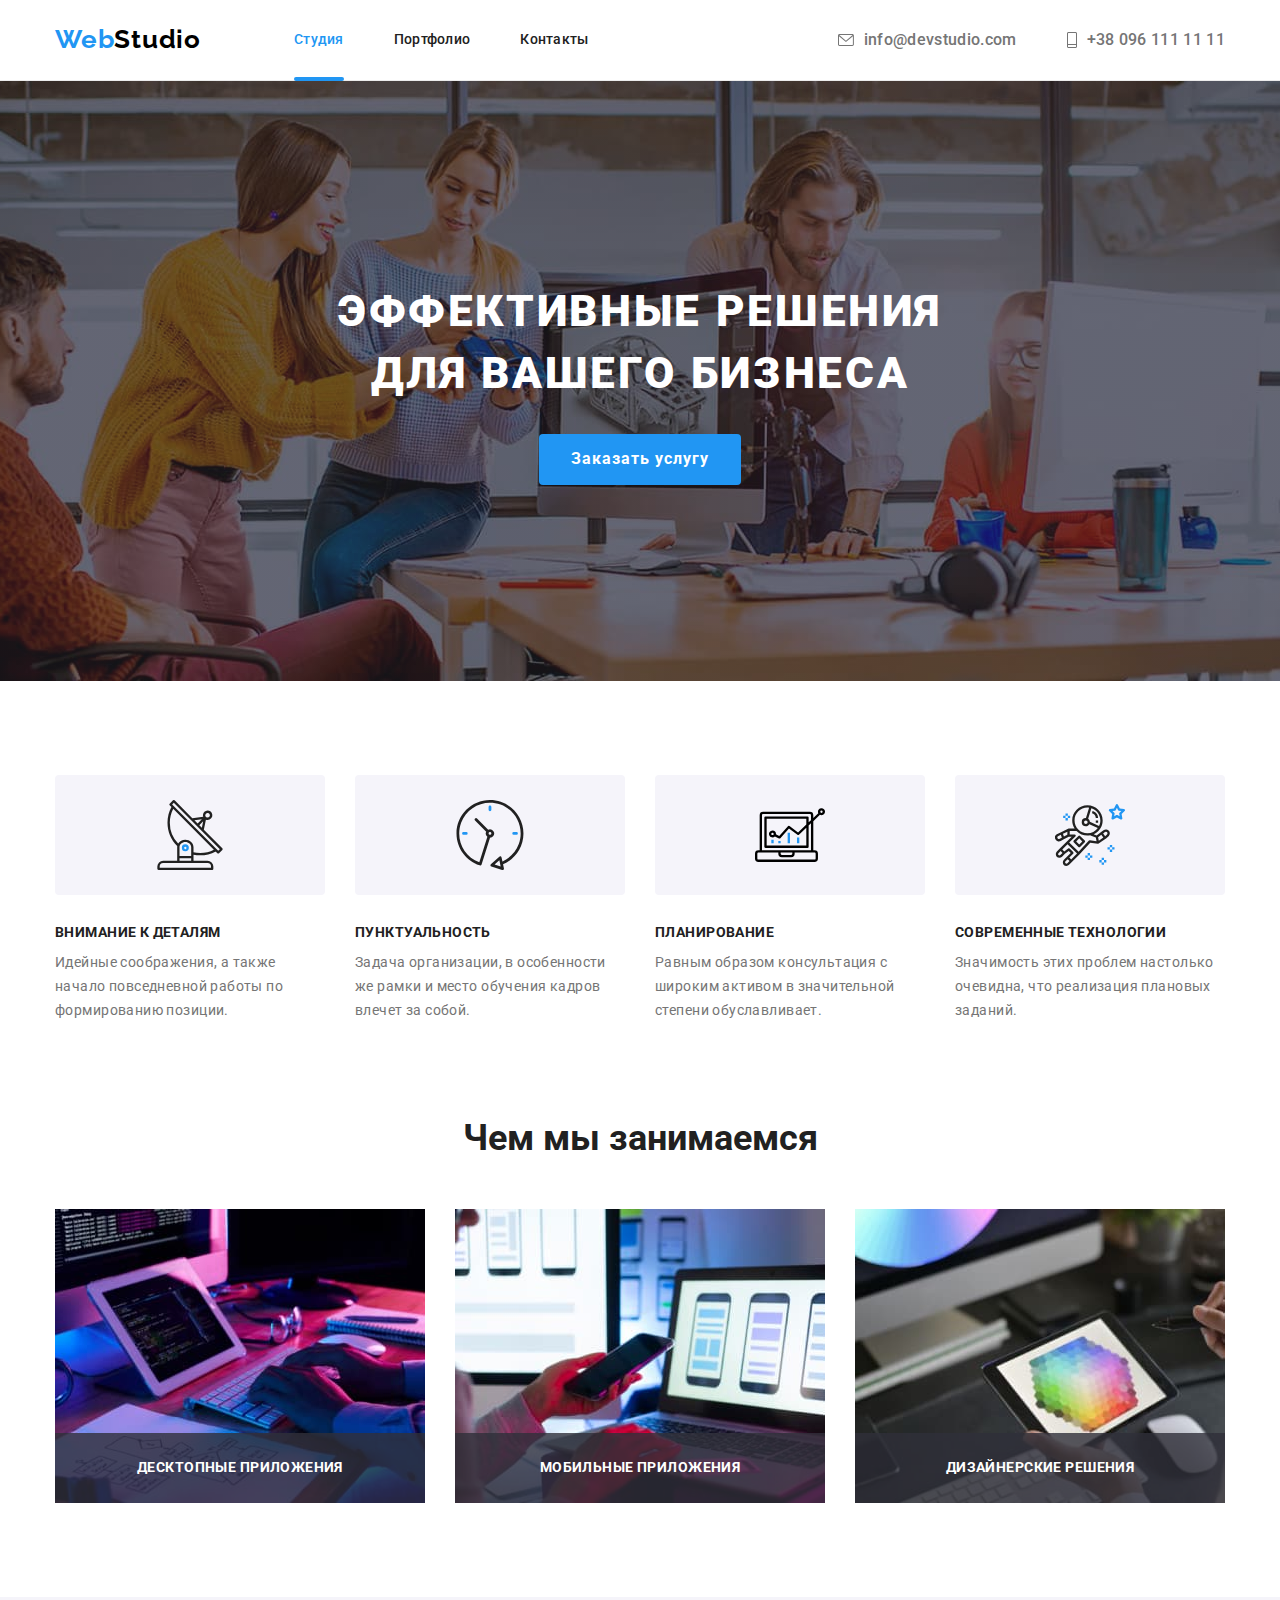
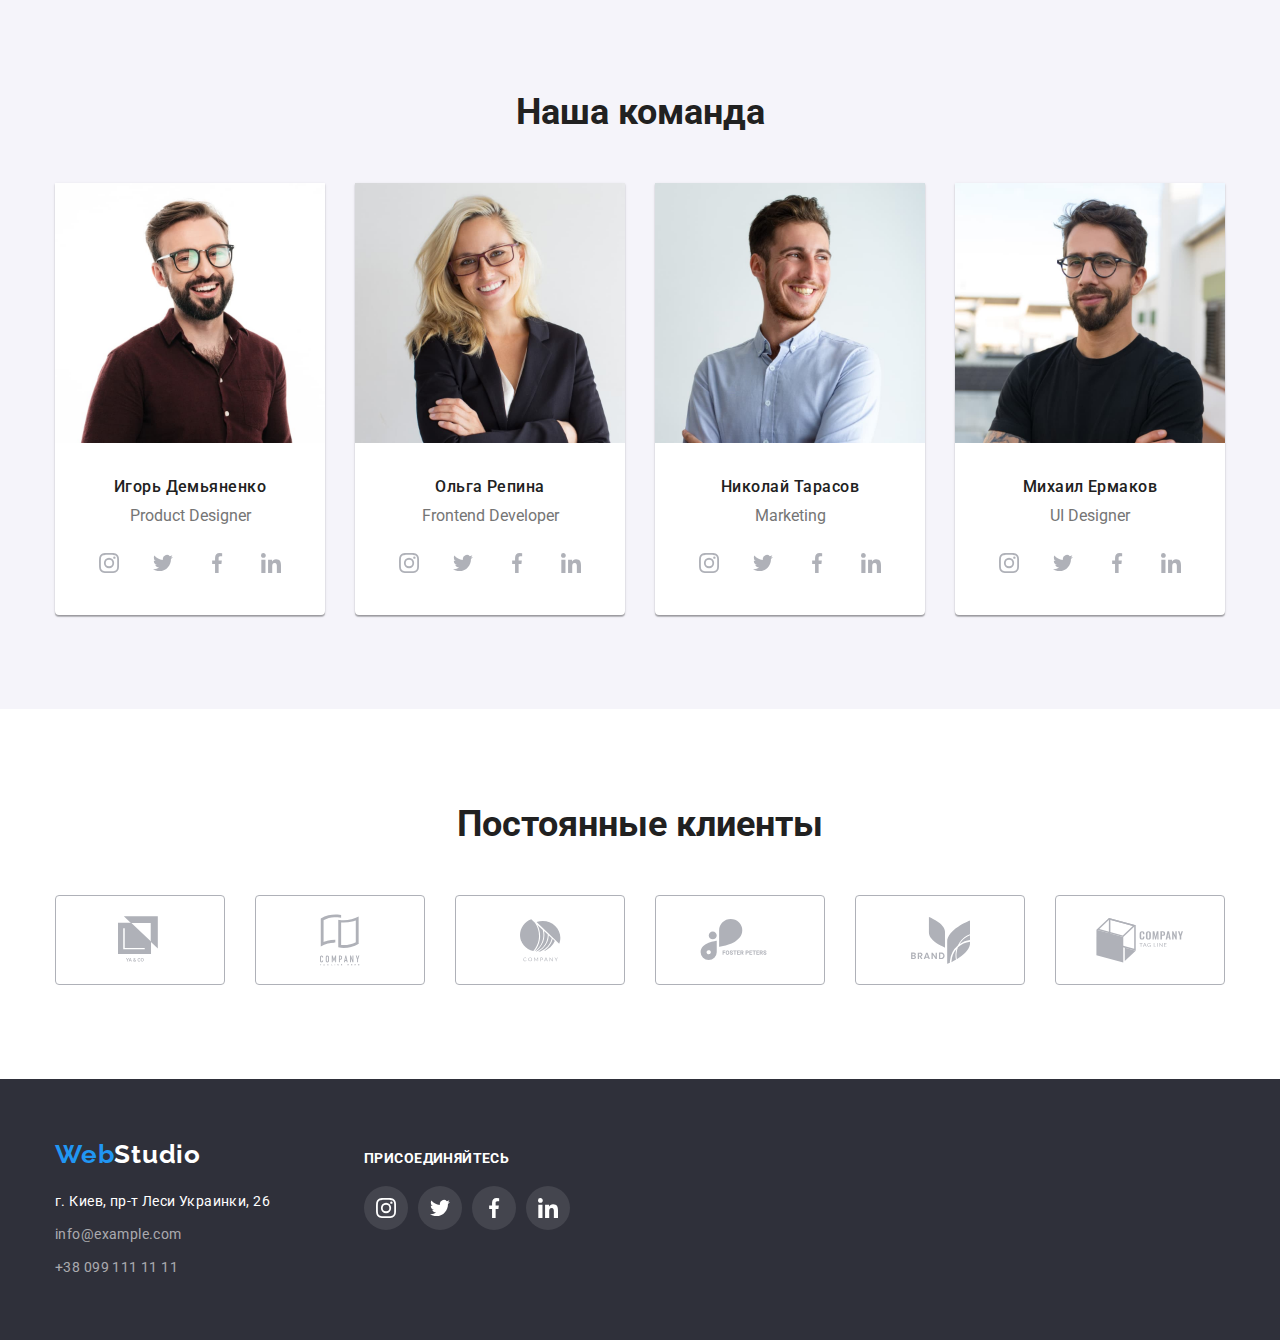
<file: index.html>
<!DOCTYPE html>
<html lang="ru">
  <head>
    <meta charset="UTF-8"/>
    <meta name="description" content="Студия веб дизайна">
    <title>Web Studio</title>
    <link rel="stylesheet" href="https://cdnjs.cloudflare.com/ajax/libs/modern-normalize/1.0.0/modern-normalize.min.css">
    <link rel="preconnect" href="https://fonts.gstatic.com">
    <link href="https://fonts.googleapis.com/css2?family=Raleway:wght@700&family=Roboto:wght@400;500;700;900&display=swap"
      rel="stylesheet">
    <link rel="stylesheet" href="https://cdnjs.cloudflare.com/ajax/libs/modern-normalize/1.0.0/modern-normalize.min.css" />
    <link rel="stylesheet" href="./css/styles.css" />
  </head>
  <body>
    <header>
      <div class="container main-nav">
      <a class="logo" href="./index.html"><span>Web</span>Studio</a>
      <nav>
       <ul class="menu">
        <li class="menu-item"><a href="#" class="link current">Студия</a></li>
        <li class="menu-item"><a href="./portfolio.html" class="link">Портфолио</a></li>
        <li class="menu-item"><a href="#" class="link">Контакты</a></li>
       </ul>
      </nav>
      <ul class="contacts">
        <li class="contact"> 
          <a class="link" href="mailto:info@devstudio.com">
            <svg class="contacts-icon" width="16" height="12">
              <use href="./images/sprite.svg#icon-envelope"></use>
            </svg>
          info@devstudio.com
        </a>
      </li>
        <li class="contact"><a class="link" href="tel:+380961111111">
          <svg class="contacts-icon" width="10" height="16">
            <use href="./images/sprite.svg#icon-phone"></use>
          </svg>
          +38 096 111 11 11</a></li>
      </ul>
      </div>
    </header>

    <main>
      <div>
        <section class="hero">
          <h1>Эффективные решения<br> для вашего бизнеса</h1>
          <a data-modal-open class="button" href="#">Заказать услугу</a>
        </section>
      </div>
      
      <section class="features">
        <!--Особенности-->
        <div class="container">
        <h2 class="visually-hidden">Особенности Веб Студио</h2>
        <ul class="flex-container">
          <li class="item icon-antenna">
            <svg class="features-icon">
              <use href="./images/sprite.svg#icon-antenna"></use>
            </svg>
            <h3>Внимание к деталям</h3>
            <p>Идейные соображения, а также начало повседневной работы по формированию позиции.</p>
          </li>
          <li class="item icon-clock">
            <svg class="features-icon">
              <use href="./images/sprite.svg#icon-clock"></use>
            </svg>
            <h3>Пунктуальность</h3>
            <p>Задача организации, в особенности же рамки и место обучения кадров влечет за собой.</p>
          </li>
          <li class="item icon-diagram">
            <svg class="features-icon">
              <use href="./images/sprite.svg#icon-diagram"></use>
            </svg>
            <h3>Планирование</h3>
            <p>Равным образом консультация с широким активом в значительной степени обуславливает.</p>
          </li>
          <li class="item icon-astronaut">
            <svg class="features-icon">
              <use href="./images/sprite.svg#icon-astronaut"></use>
            </svg>
            <h3>Современные технологии</h3>
            <p>Значимость этих проблем настолько очевидна, что реализация плановых заданий.</p>
          </li>
        </ul>
      </div>
      </section>
      <section class="wedo section">
        <div class="container">
        <h2 class="section-title">Чем мы занимаемся</h2>
        <ul class="flex-container">
          <li class="item">
            <div class="wedo-card">
            <img src="./images/wedo1.jpg" alt="Набор текста на клавиатуре" width="370">
            <div class="wedo-description"><p>Десктопные приложения</p></div>
            </div>
          </li>
          <li class="item">
            <div class="wedo-card">
              <img src="./images/wedo2.jpg" alt="Просмотр экрана телефона на компьютере" width="370">
            <div class="wedo-description"><p>Мобильные приложения</p></div>
            </div>
          </li>
          <li class="item">
            <div class="wedo-card">
            <img src="./images/wedo3.jpg" alt="Палитра цветов на экране планшета" width="370">
          <div class="wedo-description"><p>Дизайнерские решения</p></div>
        </div>
        </li>
        </ul>
        </div>
      </section>
     
      <section class="section-team">
        <div class="container">
        <h2 class="section-title">Наша команда</h2>
        <ul class="flex-container-centered">
          <li class="item">
            <img src="./images/igor_demyanenko.jpg" alt="Мужчина в очках с бородой" width="270">
            <div class="card-description">
            <h3>Игорь Демьяненко</h3>
            <p lang="en">Product Designer</p>
            <ul class="team-socials">
              <li><a class="social-link" href="">
                  <svg class="team-icon">
                    <use href="./images/sprite.svg#icon-instagram"></use>
                  </svg>
                </a></li>
              <li><a class="social-link" href="">
                  <svg class="team-icon">
                    <use href="./images/sprite.svg#icon-twitter"></use>
                  </svg>
                </a></li>
              <li><a class="social-link" href="">
                  <svg class="team-icon">
                    <use href="./images/sprite.svg#icon-facebook"></use>
                  </svg>
                </a></li>
              <li><a class="social-link" href="">
                  <svg class="team-icon">
                    <use href="./images/sprite.svg#icon-linkedin"></use>
                  </svg>
                </a></li>
            </ul>
            </div>
          </li>
          <li class="item">
            <img src="./images/olga_repina.jpg" alt="Молодая девушка блондинка в очках" width="270">
            <div class="card-description">
            <h3>Ольга Репина</h3>
            <p lang="en">Frontend Developer</p>
            <ul class="team-socials">
              <li><a class="social-link" href="">
                <svg class="team-icon">
                  <use href="./images/sprite.svg#icon-instagram"></use>
                </svg>
              </a></li>
              <li><a class="social-link" href="">
                  <svg class="team-icon">
                    <use href="./images/sprite.svg#icon-twitter"></use>
                  </svg>
                </a></li>
              <li><a class="social-link" href="">
                  <svg class="team-icon">
                    <use href="./images/sprite.svg#icon-facebook"></use>
                  </svg>
                  </a></li>
              <li><a class="social-link" href="">
                  <svg class="team-icon">
                    <use href="./images/sprite.svg#icon-linkedin"></use>
                  </svg>
                  </a></li>
            </ul>
            </div>
          </li>
          <li class="item">
            <img src="./images/nikolay_tarasov.jpg" alt="Молодой парень улыбается" width="270">
            <div class="card-description">
            <h3>Николай Тарасов</h3>
            <p lang="en">Marketing</p>
            <ul class="team-socials">
              <li><a class="social-link" href="">
                  <svg class="team-icon">
                    <use href="./images/sprite.svg#icon-instagram"></use>
                  </svg>
                </a></li>
              <li><a class="social-link" href="">
                  <svg class="team-icon">
                    <use href="./images/sprite.svg#icon-twitter"></use>
                  </svg>
                </a></li>
              <li><a class="social-link" href="">
                  <svg class="team-icon">
                    <use href="./images/sprite.svg#icon-facebook"></use>
                  </svg>
                </a></li>
              <li><a class="social-link" href="">
                  <svg class="team-icon">
                    <use href="./images/sprite.svg#icon-linkedin"></use>
                  </svg>
                </a></li>
            </ul>
            </div>
          </li>
          <li class="item">
            <img src="./images/mikhail_yermakov.jpg" alt="Молодой мужчина брюнет с бородой" width="270">
            <div class="card-description">
            <h3>Михаил Ермаков</h3>
            <p lang="en">UI Designer</p>
            <ul class="team-socials">
              <li><a class="social-link" href="">
                  <svg class="team-icon">
                    <use href="./images/sprite.svg#icon-instagram"></use>
                  </svg>
                </a></li>
              <li><a class="social-link" href="">
                  <svg class="team-icon">
                    <use href="./images/sprite.svg#icon-twitter"></use>
                  </svg>
                </a></li>
              <li><a class="social-link" href="">
                  <svg class="team-icon">
                    <use href="./images/sprite.svg#icon-facebook"></use>
                  </svg>
                </a></li>
              <li><a class="social-link" href="">
                  <svg class="team-icon">
                    <use href="./images/sprite.svg#icon-linkedin"></use>
                  </svg>
                </a></li>
            </ul>
          </div>
          </li>
        </ul>
      </div>
      </section>
      <section class="clients">
        <div class="container">
          <h2 class="section-title">Постоянные клиенты</h2>
          <ul class="flex-container-centered">
              <li class="client"><a href="#"><svg class="clients-icon" width="44" height="49"><use href="./images/sprite.svg#icon-logo1"></use></svg></a></li>
              <li class="client"><a href="#"><svg class="clients-icon" width="40" height="52"><use href="./images/sprite.svg#icon-logo2"></use></svg></a></li>
              <li class="client"><a href="#"><svg class="clients-icon" width="41" height="43"><use href="./images/sprite.svg#icon-logo3"></use></svg></a></li>
              <li class="client"><a href="#"><svg class="clients-icon" width="80" height="42"><use href="./images/sprite.svg#icon-logo-4"></use></svg></a></li>
              <li class="client"><a href="#"><svg class="clients-icon" width="59" height="47"><use href="./images/sprite.svg#icon-logo5"></use></svg></a></li>
              <li class="client"><a href="#"><svg class="clients-icon" width="88" height="45"><use href="./images/sprite.svg#icon-logo-6"></use></svg></a></li>
          </ul>
        </div>
      </section>
    </main>
    <footer>
      <div class="bottom container">
        <div class="footer-contacts">
          <a class ="logo" href="./index.html"><span>Web</span>Studio</a>
          <address>
            <p>г. Киев, пр-т Леси Украинки, 26</p>
          </address>
            <ul class="bottom-contacts">
              <li><a href="mailto:info@example.com">info@example.com</a></li>
              <li><a href="tel:+380991111111">+38 099 111 11 11</a></li>
            </ul>
        </div>
      <div class="subscribe">
        <p>Присоединяйтесь</p>
        <ul class="footer-socials">
          <li><a href="">
              <svg class="footer-icon">
                <use href="./images/sprite.svg#icon-instagram"></use>
              </svg>
            </a></li>
          <li><a href="">
              <svg class="footer-icon">
                <use href="./images/sprite.svg#icon-twitter"></use>
              </svg>
            </a></li>
          <li><a href="">
              <svg class="footer-icon">
                <use href="./images/sprite.svg#icon-facebook"></use>
              </svg>
            </a></li>
          <li><a href="">
              <svg class="footer-icon">
                <use href="./images/sprite.svg#icon-linkedin"></use>
              </svg>
            </a></li>
        </ul>
      </div>
      </div>
    </footer>
    <div class="backdrop is-hidden" data-modal>
      <div class="modal">
        <a href="" data-modal-close>
        <svg class="modal-button">
          <use href="./images/sprite.svg#icon-Vector"></use>
        </svg>
      </a>
      </div>
    </div>
    <script src="./js/modal.js"></script>
  </body>
</html>
</file>
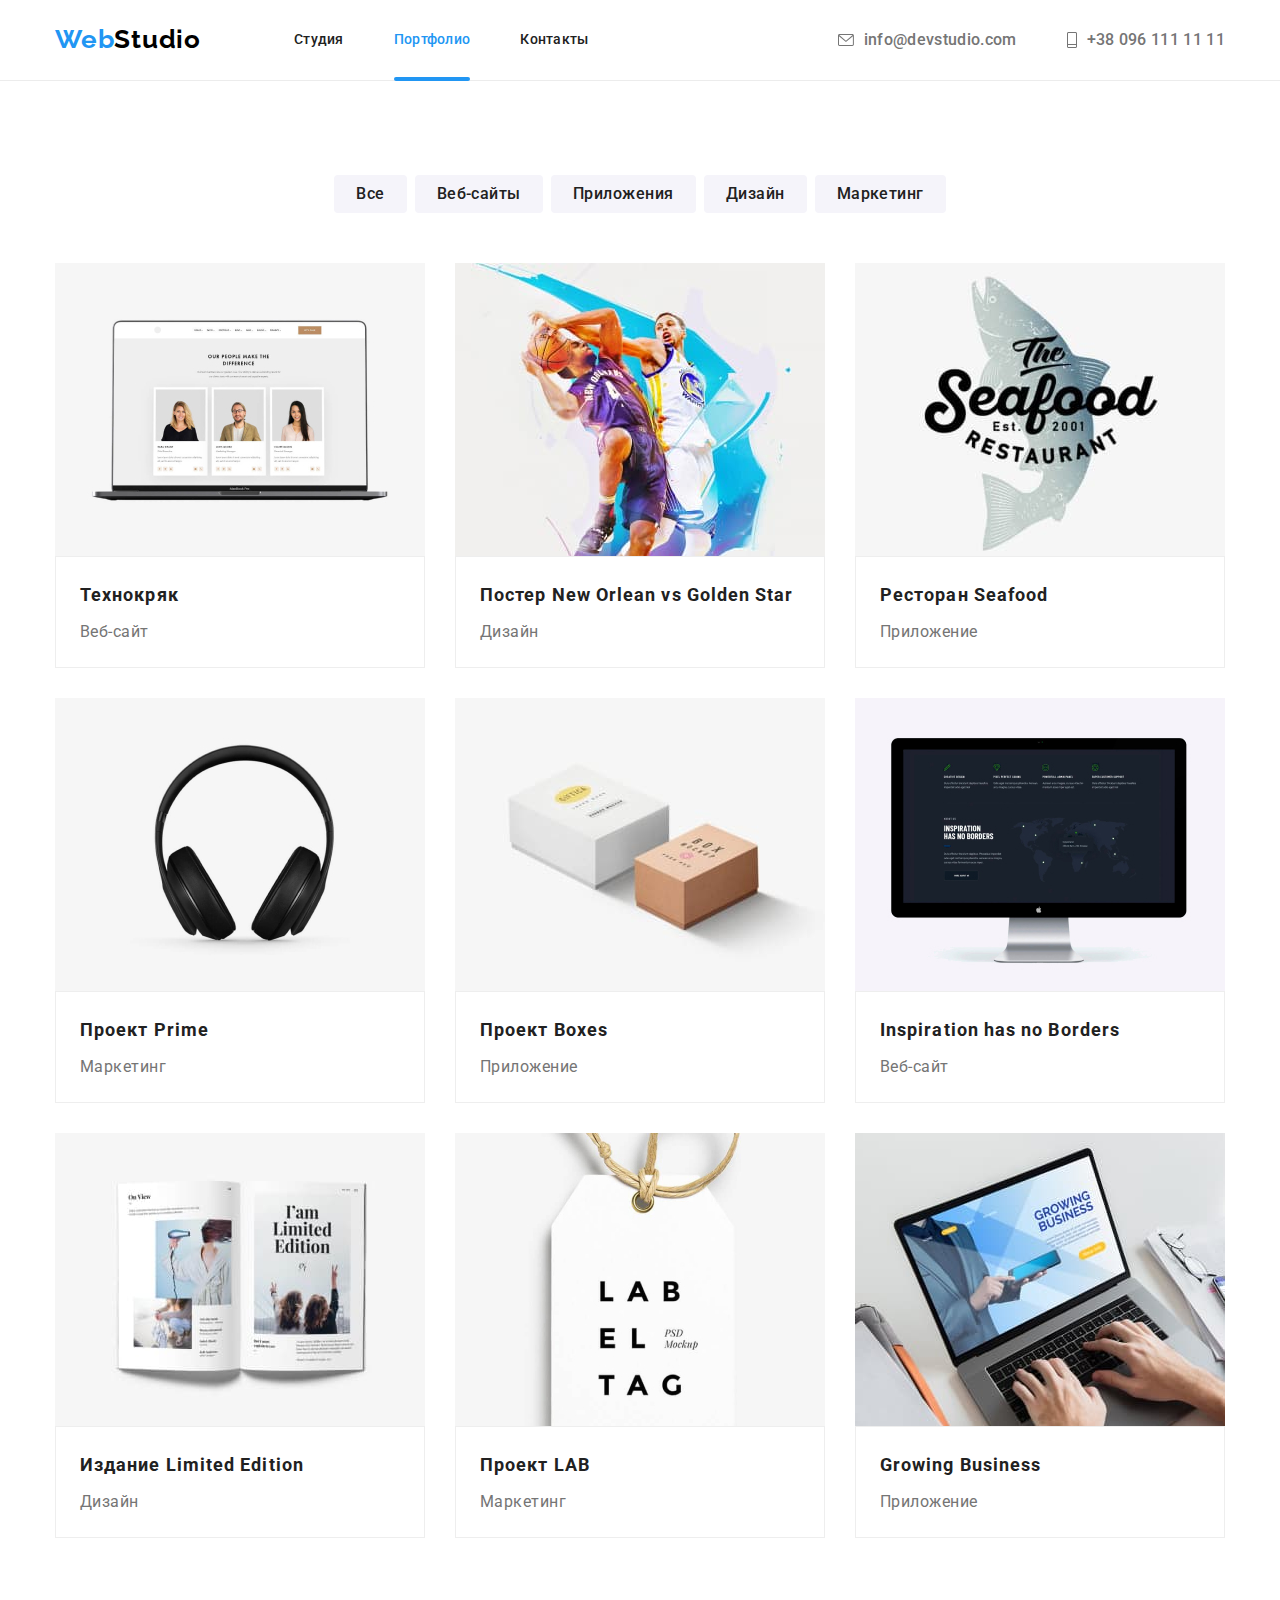
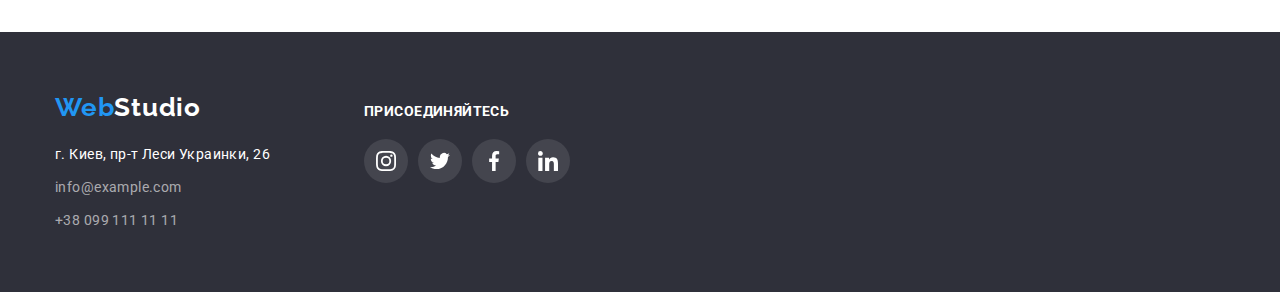
<file: portfolio.html>
<!DOCTYPE html>
<html lang="ru">

<head>
    <meta charset="UTF-8" />
    <meta name="description" content="Студия веб дизайна">
    <title>Web Studio</title>
    <link rel="stylesheet"
        href="https://cdnjs.cloudflare.com/ajax/libs/modern-normalize/1.0.0/modern-normalize.min.css">
    <link rel="preconnect" href="https://fonts.gstatic.com">
    <link
        href="https://fonts.googleapis.com/css2?family=Raleway:wght@700&family=Roboto:wght@400;500;700;900&display=swap"
        rel="stylesheet">
        <link rel="stylesheet" href="https://cdnjs.cloudflare.com/ajax/libs/modern-normalize/1.0.0/modern-normalize.min.css" />
    <link rel="stylesheet" href="./css/styles.css" />
</head>

<body>
    <header>
        <div class="container main-nav">
            <a class="logo" href="./index.html"><span>Web</span>Studio</a>
            <nav>
                <ul class="menu">
                    <li class="menu-item"><a href="./index.html" class="link">Студия</a></li>
                    <li class="menu-item"><a href="./portfolio.html" class="link current" class="link">Портфолио</a></li>
                    <li class="menu-item"><a href="#" class="link">Контакты</a></li>
                </ul>
            </nav>
            <ul class="contacts">
                <li class="contact">
                    <a class="link" href="mailto:info@devstudio.com">
                        <svg class="contacts-icon" width="16" height="12">
                            <use href="./images/sprite.svg#icon-envelope"></use>
                        </svg>
                        info@devstudio.com
                    </a>
                </li>
                <li class="contact"><a class="link" href="tel:+380961111111">
                        <svg class="contacts-icon" width="10" height="16">
                            <use href="./images/sprite.svg#icon-phone"></use>
                        </svg>
                        +38 096 111 11 11</a></li>
            </ul>
        </div>
    </header>

    <main>
        <section class="portfolio">
            <div class="container">
            <h1 class="visually-hidden">Портфолио</h1>
        <ul class="projects-filter flex-container-centered">
            <li class="item"><button type="button">Все</button></li>
            <li class="item"><button type="button">Веб-сайты</button></li>
            <li class="item"><button type="button">Приложения</button></li>
            <li class="item"><button type="button">Дизайн</button></li>
            <li class="item"><button type="button">Маркетинг</button></li>
        </ul>
        
            <ul class="projects flex-container">
                <li class="item">
                    <a href="#">
                        <div class="project-photo"><img src="./images/technokryak.jpg" alt="Фото сайта на экране ноутбука" width="370">
                        <div class="about"><p>Технокряк это современная площадка распространения коронавируса. Компании используют эту платформу для цифрового
                        шпионажа и атак на защищённые сервера конкурентов.</p></div>
                        </div>
                        <div class="projects-description">
                        <h2>Технокряк</h2>
                        <p class="project-name">Веб-сайт</p>
                        </div>
                    </a>
                </li>
                <li class="item">
                    <a href="#">
                        <div class="project-photo"><img src="./images/poster.jpg" alt="Два парня играют в баскетбол" width="370">
                            <div class="about">
                                <p>Технокряк это современная площадка распространения коронавируса. Компании используют эту платформу для цифрового
                                    шпионажа и атак на защищённые сервера конкурентов.</p>
                            </div>
                            </div>
                        <div class="projects-description">
                        <h2>Постер New Orlean vs Golden Star</h2>
                        <p class="project-name">Дизайн</p>
                        </div>
                    </a>
                </li>
                <li class="item">
                    <a href="#">
                        <div class="project-photo"><img src="./images/seafood.jpg" alt="Лого ресторана с рыбой на фоне" width="370">
                            <div class="about">
                                <p>Технокряк это современная площадка распространения коронавируса. Компании используют эту платформу для цифрового
                                    шпионажа и атак на защищённые сервера конкурентов.</p>
                            </div>
                            </div>
                        <div class="projects-description">
                        <h2>Ресторан Seafood</h2>
                        <p class="project-name">Приложение</p>
                        </div>
                    </a>
                </li>
                <li class="item">
                    <a href="#">
                        <div class="project-photo"><img src="./images/prime.jpg" alt="Наушники" width="370">
                            <div class="about">
                                <p>Технокряк это современная площадка распространения коронавируса. Компании используют эту платформу для цифрового
                                    шпионажа и атак на защищённые сервера конкурентов.</p>
                            </div>
                            </div>
                        <div class="projects-description">
                        <h2>Проект Prime</h2>
                        <p class="project-name">Маркетинг</p>
                        </div>
                    </a>
                </li>
                <li class="item">
                    <a href="#">
                        <div class="project-photo"><img src="./images/boxes.jpg" alt="Две коробки" width="370">
                            <div class="about">
                                <p>Технокряк это современная площадка распространения коронавируса. Компании используют эту платформу для цифрового
                                    шпионажа и атак на защищённые сервера конкурентов.</p>
                            </div>
                            </div>
                        <div class="projects-description">
                        <h2>Проект Boxes</h2>
                        <p class="project-name">Приложение</p>
                        </div>
                    </a>
                </li>
                <li class="item">
                    <a href="#">
                        <div class="project-photo"><img src="./images/inspiration.jpg" alt="Макбук" width="370">
                            <div class="about">
                                <p>Технокряк это современная площадка распространения коронавируса. Компании используют эту платформу для цифрового
                                    шпионажа и атак на защищённые сервера конкурентов.</p>
                            </div>
                            </div>
                        <div class="projects-description">
                        <h2>Inspiration has no Borders</h2>
                        <p class="project-name">Веб-сайт</p>
                        </div>
                    </a>
                </li>
                <li class="item">
                    <a href="#">
                        <div class="project-photo"><img src="./images/ltd_edition.jpg" alt="Книга с илюстрациями" width="370">
                            <div class="about">
                                <p>Технокряк это современная площадка распространения коронавируса. Компании используют эту платформу для цифрового
                                    шпионажа и атак на защищённые сервера конкурентов.</p>
                            </div>
                            </div>
                        <div class="projects-description">
                        <h2>Издание Limited Edition</h2>
                        <p class="project-name">Дизайн</p>
                        </div>
                    </a>
                </li>
                <li class="item">
                    <a href="#">
                        <div class="project-photo"><img src="./images/project_lab.jpg" alt="Белый лейбл на веревочке" width="370">
                            <div class="about">
                                <p>Технокряк это современная площадка распространения коронавируса. Компании используют эту платформу для цифрового
                                    шпионажа и атак на защищённые сервера конкурентов.</p>
                            </div>
                            </div>
                        <div class="projects-description">
                        <h2>Проект LAB</h2>
                        <p class="project-name">Маркетинг</p>
                        </div>
                    </a>
                </li>
                <li class="item">
                    <a href="#">
                        <div class="project-photo"><img src="./images/growing_business.jpg" alt="Руки работающего на ноутбуке мужчины" width="370">
                            <div class="about">
                                <p>Технокряк это современная площадка распространения коронавируса. Компании используют эту платформу для цифрового
                                    шпионажа и атак на защищённые сервера конкурентов.</p>
                            </div>
                            </div>
                        <div class="projects-description">
                        <h2>Growing Business</h2>
                        <p class="project-name">Приложение</p>
                        </div>
                    </a>
                </li>
            </ul>
            </div>
        </section>
    </main>
    <footer>
        <div class="bottom container">
            <div class="footer-contacts">
                <a class="logo" href="./index.html"><span>Web</span>Studio</a>
                <address>
                    <p>г. Киев, пр-т Леси Украинки, 26</p>
                </address>
                <ul class="bottom-contacts">
                    <li><a href="mailto:info@example.com">info@example.com</a></li>
                    <li><a href="tel:+380991111111">+38 099 111 11 11</a></li>
                </ul>
            </div>
            <div class="subscribe">
                <p>Присоединяйтесь</p>
                <ul class="footer-socials">
                    <li><a href="">
                            <svg class="footer-icon">
                                <use href="./images/sprite.svg#icon-instagram"></use>
                            </svg>
                        </a></li>
                    <li><a href="">
                            <svg class="footer-icon">
                                <use href="./images/sprite.svg#icon-twitter"></use>
                            </svg>
                        </a></li>
                    <li><a href="">
                            <svg class="footer-icon">
                                <use href="./images/sprite.svg#icon-facebook"></use>
                            </svg>
                        </a></li>
                    <li><a href="">
                            <svg class="footer-icon">
                                <use href="./images/sprite.svg#icon-linkedin"></use>
                            </svg>
                        </a></li>
                </ul>
            </div>
        </div>
    </footer>
    </body>
    
    </html>
</file>
<file: css/styles.css>
:root {
  --primary-text-color: #212121;
  --secondary-text-color: #757575;
  --accent-color: #2196f3;
  --white-color: #ffffff;
  --logoblack-color: #000000;
  --transit: cubic-bezier(0.4, 0, 0.2, 1);
}

body {
  font-family: 'Roboto', sans-serif;
  color: var(--primary-text-color);
  background-color: var(--white-color);
}

section {
  padding-top: 94px;
  padding-bottom: 94px;
}

.container {
  width: 1200px;
  padding-left: 15px;
  padding-right: 15px;
  margin-left: auto;
  margin-right: auto;
}

.flex-container {
  display: flex;
  flex-wrap: wrap;
}

.flex-container-centered {
  display: flex;
  flex-wrap: wrap;
  justify-content: center;
}

ul {
  list-style: none;
  padding: 0;
  margin: 0;
}

a {
  text-decoration: none;
}

h2 {
  text-align: center;
  margin-top: 0;
  margin-bottom: 50px;
}

.visually-hidden {
  position: absolute;
  clip: rect(0 0 0 0);
  width: 1px;
  height: 1px;
  margin: -1px;
}

/* navigation */

.main-nav {
  display: flex;
  align-items: center;
}

header {
  border-bottom: 1px solid #ececec;
}

.logo {
  font-family: 'Raleway', sans-serif;
  font-weight: 700;
  font-size: 26px;
  line-height: 1.2;
  letter-spacing: 0.03em;
  color: var(--logoblack-color);
  margin-right: 93px;
}

.logo span {
  color: var(--accent-color);
}

header .link {
  font-weight: 500;
  font-size: 14px;
  line-height: 1.14;
  letter-spacing: 0.02em;
  color: inherit;
  display: block;
  padding: 32px 0;
}

.contacts {
  display: flex;
  margin-left: auto;
}

.contacts li + li {
  margin-left: 50px;
}

.contacts a {
  font-size: 16px;
  line-height: 1;
  display: inline-flex;
  align-items: center;
}

.contacts-icon {
  margin-right: 10px;
  fill: currentColor;
}

.contact {
  color: var(--secondary-text-color);
}

.menu .link,
.contacts .link {
  transition: color 250ms var(--transit);
}

.link.current {
  color: var(--accent-color);
}

.menu .link:hover,
.menu .link:focus,
.contacts li :hover,
.contacts li :focus {
  color: var(--accent-color);
}

.menu {
  display: flex;
}

.menu .menu-item:not(:last-child) {
  margin-right: 50px;
}

.menu a {
  position: relative;
}

.menu .link.current::after {
  content: '';

  position: absolute;
  left: 0;
  bottom: -1px;

  display: block;
  width: 100%;
  height: 4px;
  background-color: var(--accent-color);
  border-radius: 2px;
}

/* hero */

.hero {
  max-width: 1600px;
  height: 600px;
  margin-left: auto;
  margin-right: auto;

  background-image: linear-gradient(
      to right,
      rgba(47, 48, 58, 0.4),
      rgba(47, 48, 58, 0.4)
    ),
    url('../images/hero.jpg');
  background-size: cover;
  background-repeat: no-repeat;
  background-position: center;

  text-align: center;
  background-color: #2f303a;
  padding: 200px 0px;
}

h1 {
  font-weight: 900;
  font-size: 44px;
  line-height: 1.4;
  letter-spacing: 0.06em;
  text-transform: uppercase;
  color: var(--white-color);
  margin-top: 0;
  margin-bottom: 30px;
}

.button {
  font-weight: 700;
  font-size: 16px;
  line-height: 1.9;
  letter-spacing: 0.06em;
  color: var(--white-color);
  background-color: var(--accent-color);
  border-radius: 4px;
  padding: 10px 32px;
  display: inline-block;
  cursor: pointer;
}

/* features */

.features .item {
  width: calc((100% - 90px) / 4);
}

.features .item:not(:last-child) {
  margin-right: 30px;
}

.features-icon {
  height: 120px;
  width: 100%;
  display: block;
  padding: 25px 100px;
  background-color: #f5f4fa;
  border-radius: 4px;
  margin-bottom: 30px;
}

.features p,
.features h3 {
  font-size: 14px;
  line-height: 1.14;
  letter-spacing: 0.03em;
  margin-top: 0px;
}

.features p {
  color: var(--secondary-text-color);
  line-height: 1.71;
  margin-bottom: 0px;
}

.features h3 {
  font-weight: 700;
  text-transform: uppercase;
  margin-bottom: 10px;
}

/* WeDo */
.wedo .item:not(:last-child) {
  margin-right: 30px;
}

.wedo {
  padding-top: 0px;
}

.wedo-card {
  position: relative;
}

.wedo-card img {
  display: block;
}

.wedo-description {
  position: absolute;
  bottom: 0;
  left: 0;
  height: 70px;
  width: 100%;
  margin: 0;
  background-color: rgba(47, 48, 58, 0.8);
}

.wedo-description p {
  font-weight: bold;
  font-size: 14px;
  line-height: 1.14;
  letter-spacing: 0.03em;
  text-transform: uppercase;
  color: #ffffff;
  text-align: center;
  padding-top: 27px;
  margin-top: 0;
  margin-bottom: 0;
}

/* Team */

.section-team .item:not(:last-child) {
  margin-right: 30px;
}

.section-team .item {
  background-color: var(--white-color);
  box-shadow: 0px 1px 3px rgba(0, 0, 0, 0.12), 0px 1px 1px rgba(0, 0, 0, 0.14),
    0px 2px 1px rgba(0, 0, 0, 0.2);
  border-radius: 0px 0px 4px 4px;
}

.section-team {
  background-color: #f5f4fa;
  text-align: center;
}
.section-title {
  font-weight: 700px;
  font-size: 36px;
  line-height: 1.17;
}

.card-description {
  padding-top: 30px;
  padding-bottom: 30px;
}

.card-description h3 {
  font-size: 16px;
  line-height: 1.2;
  letter-spacing: 0.03em;
  font-weight: 500;
  margin-top: 0;
  margin-bottom: 10px;
}
.card-description p {
  color: var(--secondary-text-color);
  margin-bottom: 16px;
  margin-top: 0;
}

.team-icon {
  width: 20px;
  height: 20px;
  fill: currentColor;
}

.team-socials {
  display: inline-flex;
}

.social-link {
  display: inline-flex;
  justify-content: center;
  align-items: center;
  width: 44px;
  height: 44px;
  border-radius: 50%;
  color: #afb1b8;

  transition: background-color 250ms var(--transit), color 250ms var(--transit);
}

.social-link:hover,
.social-link:focus {
  background-color: var(--accent-color);
  color: var(--white-color);
}

.team-socials li:not(:last-child) {
  margin-right: 10px;
}

/* Clients */

.clients a {
  width: 170px;
  height: 90px;
  border: 1px solid #afb1b8;
  color: #afb1b8;
  border-radius: 4px;
  display: flex;
  align-items: center;
  justify-content: center;

  transition: border-color 250ms var(--transit), color 250ms var(--transit);
}

.clients li:not(:last-child) {
  margin-right: 30px;
}

.clients a:hover,
.clients a:focus {
  border-color: var(--accent-color);
  color: var(--accent-color);
  cursor: pointer;
}

.clients-icon {
  fill: currentColor;
}

/*Portfolio */

.projects-filter .item:not(:last-child) {
  margin-right: 8px;
}

.projects-filter {
  margin-top: 0px;
  margin-bottom: 50px;
}

.projects-filter button {
  font-family: inherit;
  font-weight: 500;
  font-size: 16px;
  line-height: 1.6;
  text-align: center;
  letter-spacing: 0.03em;
  color: var(--primary-text-color);
  background-color: #f5f4fa;
  border-radius: 4px;
  padding: 4px 20px;
  display: inline-block;
  border: 2px solid transparent;
  cursor: pointer;

  transition-property: background-color, color, box-shadow;
  transition-duration: 250ms;
  transition-timing-function: var(--transit);
}

.projects-filter button:focus,
.projects-filter button:hover {
  background-color: var(--accent-color);
  color: var(--white-color);
  box-shadow: 0px 3px 1px rgba(0, 0, 0, 0.1), 0px 1px 2px rgba(0, 0, 0, 0.08),
    0px 2px 2px rgba(0, 0, 0, 0.12);
}

.portfolio h1 {
  display: none;
}

.projects .item {
  width: calc((100% - 60px) / 3);
}

.projects a {
  display: block;
}

.projects .item:not(:nth-child(3n + 3)) {
  margin-right: 30px;
}

.projects .item:not(:nth-last-child(-n + 3)) {
  margin-bottom: 30px;
}

.projects a:hover,
.projects a:focus {
  box-shadow: 0px 1px 1px rgba(0, 0, 0, 0.12), 0px 4px 4px rgba(0, 0, 0, 0.06),
    1px 4px 6px rgba(0, 0, 0, 0.16);
}

.projects a:hover .about,
.projects a:hover .project-photo::before,
.projects a:focus .about,
.projects a:focus .project-photo::before {
  transform: translateY(-100%);
}

.projects-description {
  border: 1px solid #eeeeee;
  padding: 20px 24px;
}

.project-photo {
  position: relative;
  overflow: hidden;
}

.about {
  position: absolute;
  bottom: -100%;
  /* top: 0;
  left: 0; */
  width: 100%;
  height: 100%;

  transition: transform 250ms var(--transit);
}

.project-photo::before {
  position: absolute;
  bottom: -100%;

  content: '';
  width: 100%;
  height: 100%;
  background-color: rgba(33, 150, 243, 0.9);

  transition: transform 250ms var(--transit);
}

.about p {
  font-style: normal;
  font-weight: 400;
  font-size: 18px;
  line-height: 1.56;
  letter-spacing: 0.03em;
  padding: 62px 24px 0;
  margin-top: 0;
  margin-bottom: 0;
  color: var(--white-color);
}

.projects img {
  display: block;
  margin-bottom: -1px;
}

.projects h2 {
  font-weight: 700;
  font-size: 18px;
  line-height: 2;
  letter-spacing: 0.06em;
  text-align: left;
  color: var(--primary-text-color);
  margin-bottom: 4px;
  margin-top: 0px;
}

.project-name {
  font-size: 16px;
  line-height: 1.88;
  letter-spacing: 0.03em;
  color: var(--secondary-text-color);
  margin-top: 0px;
  margin-bottom: 0px;
}

/* Footer */

footer {
  background-color: #2f303a;
  padding: 60px 0px;
}

.bottom {
  display: flex;
  align-items: baseline;
}

footer .logo {
  color: var(--white-color);
  display: inline-block;
  margin-bottom: 20px;
}

address p {
  font-style: normal;
  color: var(--white-color);
  margin-top: 0px;
  margin-bottom: 0px;
}

.bottom-contacts a {
  color: rgba(255, 255, 255, 0.6);
  display: inline-block;
  margin-top: 9px;
}

.footer-contacts {
  font-size: 14px;
  line-height: 1.7;
  letter-spacing: 0.03em;
  margin-right: 70px;
}

.subscribe p {
  font-family: Roboto;
  font-style: normal;
  font-weight: 700;
  font-size: 14px;
  line-height: 1, 14;
  letter-spacing: 0.03em;
  text-transform: uppercase;

  color: var(--white-color);
  margin-top: 0px;
  margin-bottom: 20px;

  display: block;
}

.footer-socials {
  display: inline-flex;
}

.footer-socials a {
  width: 44px;
  height: 44px;
  border-radius: 50%;
  background: rgba(255, 255, 255, 0.1);
  display: inline-flex;
  align-items: center;
  justify-content: center;
  color: var(--white-color);

  transition: background-color 250ms var(--transit);
}

.footer-socials a:hover,
.footer-socials a:focus {
  background-color: var(--accent-color);
}

.footer-icon {
  fill: currentColor;
  width: 20px;
  height: 20px;
}

.subscribe li:not(:last-child) {
  margin-right: 10px;
}

/* Модальное окно */

.backdrop {
  position: fixed;
  top: 0;
  left: 0;
  background-color: rgba(0, 0, 0, 0.2);
  width: 100%;
  height: 100%;
}

.backdrop.is-hidden {
  opacity: 0;
  pointer-events: none;
}

.modal {
  position: absolute;
  top: 50%;
  left: 50%;
  transform: translate(-50%, -50%);

  min-width: 528px;
  min-height: 581px;
  background-color: var(--white-color);
  box-shadow: 0px 1px 3px rgba(0, 0, 0, 0.12), 0px 1px 1px rgba(0, 0, 0, 0.14),
    0px 2px 1px rgba(0, 0, 0, 0.2);
  border-radius: 4px;
}

.modal-button {
  position: absolute;
  right: 8px;
  top: 8px;
  padding: 6px;
  border-radius: 50%;
  border: 1px solid rgba(0, 0, 0, 0.1);

  width: 30px;
  height: 30px;
}
</file>
